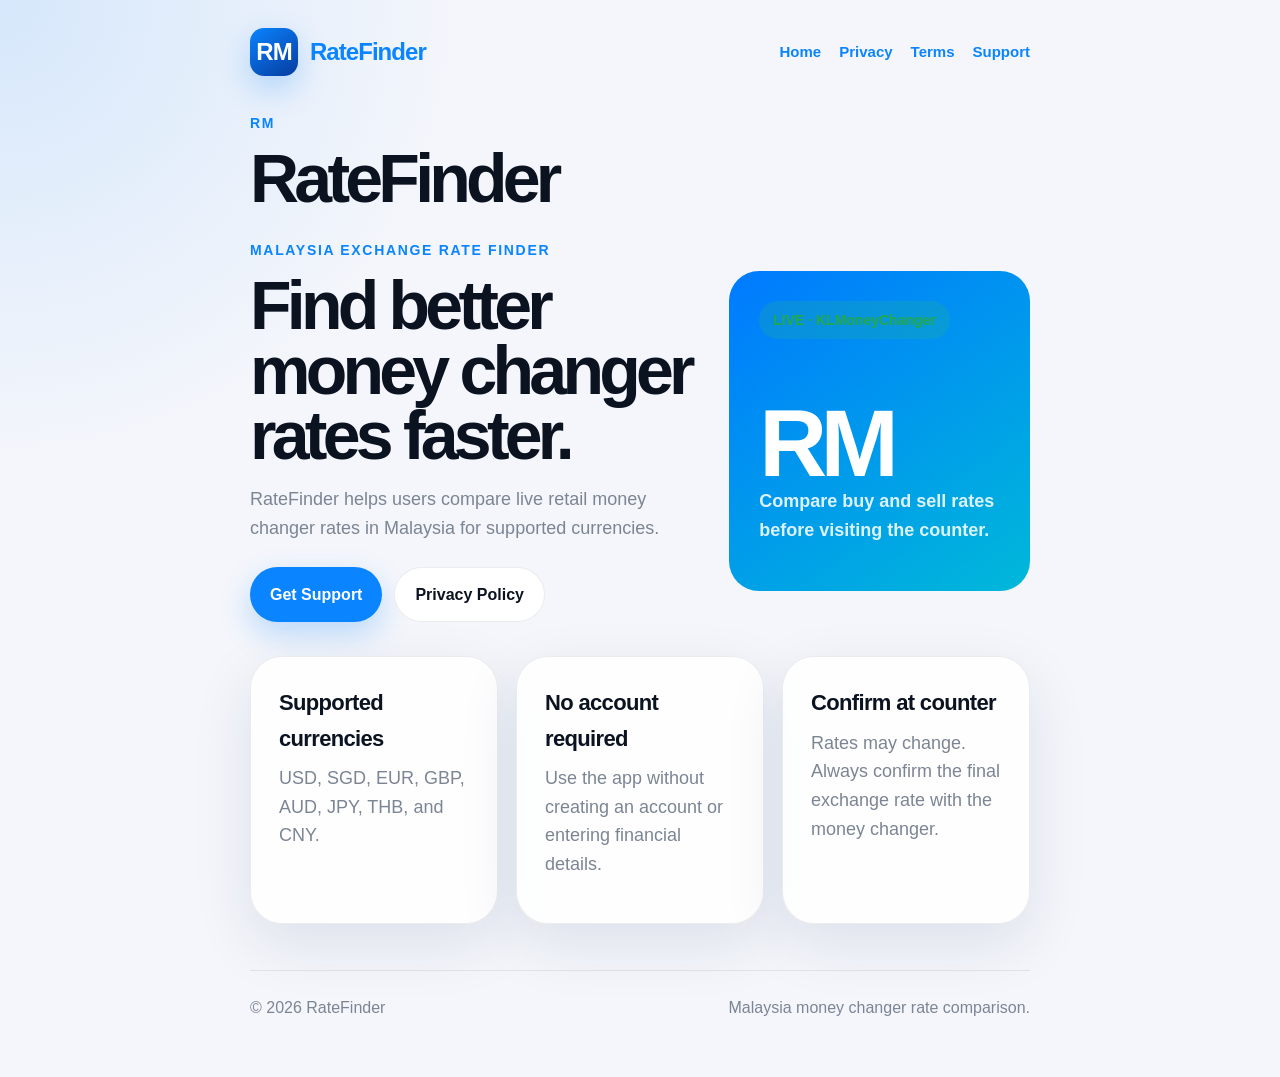
<file: index.html>
<!doctype html>
<html lang="en">
<head>
  <meta charset="utf-8">
  <meta name="viewport" content="width=device-width, initial-scale=1">
  <title>RateFinder | RateFinder</title>
  <meta name="description" content="RateFinder Malaysia money changer exchange rate comparison app.">
  <link rel="stylesheet" href="styles.css">
</head>
<body>
  <main class="container page">
    <nav class="nav">
      <a class="brand" href="index.html" aria-label="RateFinder Home">
        <span class="logo">RM</span>
        <span>RateFinder</span>
      </a>
      <div class="nav-links">
        <a href="index.html">Home</a>
        <a href="privacy.html">Privacy</a>
        <a href="terms.html">Terms</a>
        <a href="support.html">Support</a>
      </div>
    </nav>

    <section class="page-header">
      <div class="kicker">RM</div>
      <h1>RateFinder</h1>
    </section>

    
<section class="hero">
  <div>
    <div class="kicker">Malaysia exchange rate finder</div>
    <h1>Find better money changer rates faster.</h1>
    <p>RateFinder helps users compare live retail money changer rates in Malaysia for supported currencies.</p>
    <div class="cta-row">
      <a class="button" href="support.html">Get Support</a>
      <a class="button secondary" href="privacy.html">Privacy Policy</a>
    </div>
  </div>
  <div class="rate-display">
    <span class="badge">LIVE · KLMoneyChanger</span>
    <div>
      <div class="rate">RM</div>
      <p style="color:rgba(255,255,255,.86);font-weight:800">Compare buy and sell rates before visiting the counter.</p>
    </div>
  </div>
</section>

<section class="grid">
  <div class="card">
    <h3>Supported currencies</h3>
    <p>USD, SGD, EUR, GBP, AUD, JPY, THB, and CNY.</p>
  </div>
  <div class="card">
    <h3>No account required</h3>
    <p>Use the app without creating an account or entering financial details.</p>
  </div>
  <div class="card">
    <h3>Confirm at counter</h3>
    <p>Rates may change. Always confirm the final exchange rate with the money changer.</p>
  </div>
</section>


    <footer class="footer">
      <span>© 2026 RateFinder</span>
      <span>Malaysia money changer rate comparison.</span>
    </footer>
  </main>
</body>
</html>
</file>
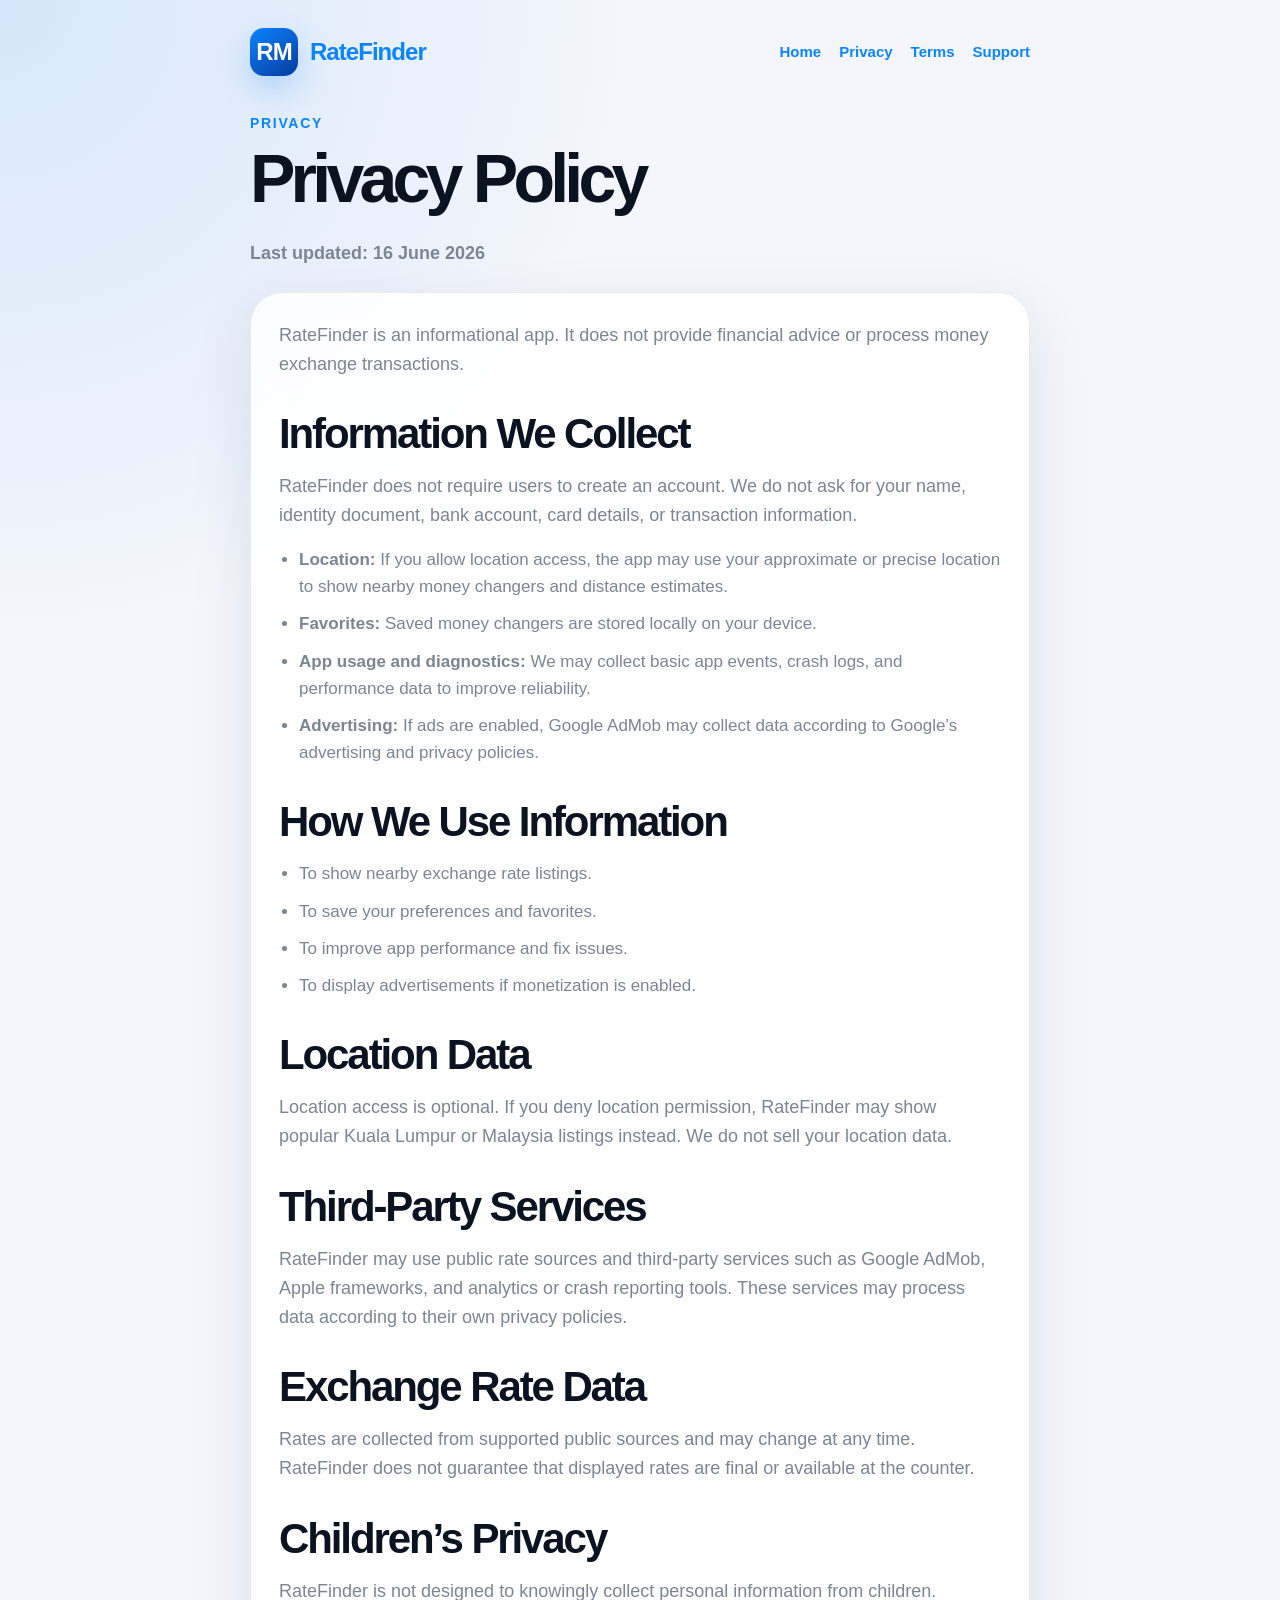
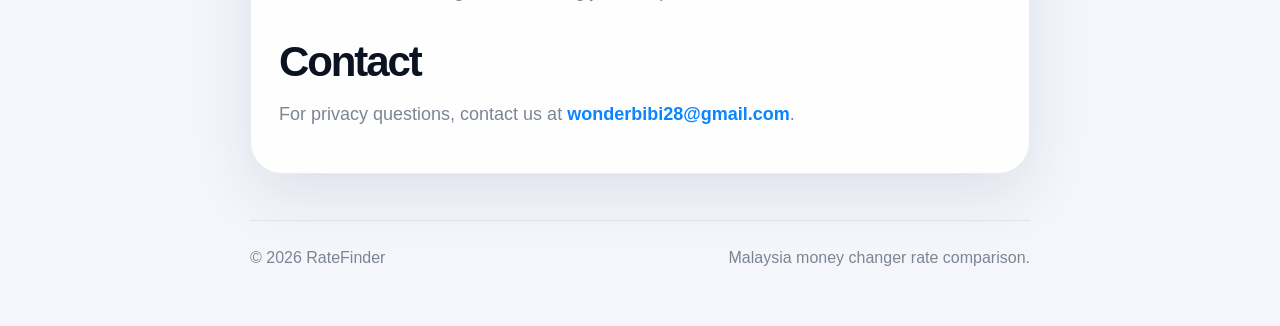
<file: privacy.html>
<!doctype html>
<html lang="en">
<head>
  <meta charset="utf-8">
  <meta name="viewport" content="width=device-width, initial-scale=1">
  <title>Privacy Policy | RateFinder</title>
  <meta name="description" content="RateFinder Malaysia money changer exchange rate comparison app.">
  <link rel="stylesheet" href="styles.css">
</head>
<body>
  <main class="container page">
    <nav class="nav">
      <a class="brand" href="index.html" aria-label="RateFinder Home">
        <span class="logo">RM</span>
        <span>RateFinder</span>
      </a>
      <div class="nav-links">
        <a href="index.html">Home</a>
        <a href="privacy.html">Privacy</a>
        <a href="terms.html">Terms</a>
        <a href="support.html">Support</a>
      </div>
    </nav>

    <section class="page-header">
      <div class="kicker">Privacy</div>
      <h1>Privacy Policy</h1>
    </section>

    
<p class="meta">Last updated: 16 June 2026</p>
<div class="card">
  <p>RateFinder is an informational app. It does not provide financial advice or process money exchange transactions.</p>

  <h2>Information We Collect</h2>
  <p>RateFinder does not require users to create an account. We do not ask for your name, identity document, bank account, card details, or transaction information.</p>
  <ul class="simple-list">
    <li><strong>Location:</strong> If you allow location access, the app may use your approximate or precise location to show nearby money changers and distance estimates.</li>
    <li><strong>Favorites:</strong> Saved money changers are stored locally on your device.</li>
    <li><strong>App usage and diagnostics:</strong> We may collect basic app events, crash logs, and performance data to improve reliability.</li>
    <li><strong>Advertising:</strong> If ads are enabled, Google AdMob may collect data according to Google’s advertising and privacy policies.</li>
  </ul>

  <h2>How We Use Information</h2>
  <ul class="simple-list">
    <li>To show nearby exchange rate listings.</li>
    <li>To save your preferences and favorites.</li>
    <li>To improve app performance and fix issues.</li>
    <li>To display advertisements if monetization is enabled.</li>
  </ul>

  <h2>Location Data</h2>
  <p>Location access is optional. If you deny location permission, RateFinder may show popular Kuala Lumpur or Malaysia listings instead. We do not sell your location data.</p>

  <h2>Third-Party Services</h2>
  <p>RateFinder may use public rate sources and third-party services such as Google AdMob, Apple frameworks, and analytics or crash reporting tools. These services may process data according to their own privacy policies.</p>

  <h2>Exchange Rate Data</h2>
  <p>Rates are collected from supported public sources and may change at any time. RateFinder does not guarantee that displayed rates are final or available at the counter.</p>

  <h2>Children’s Privacy</h2>
  <p>RateFinder is not designed to knowingly collect personal information from children.</p>

  <h2>Contact</h2>
  <p>For privacy questions, contact us at <a href="mailto:wonderbibi28@gmail.com">wonderbibi28@gmail.com</a>.</p>
</div>


    <footer class="footer">
      <span>© 2026 RateFinder</span>
      <span>Malaysia money changer rate comparison.</span>
    </footer>
  </main>
</body>
</html>
</file>
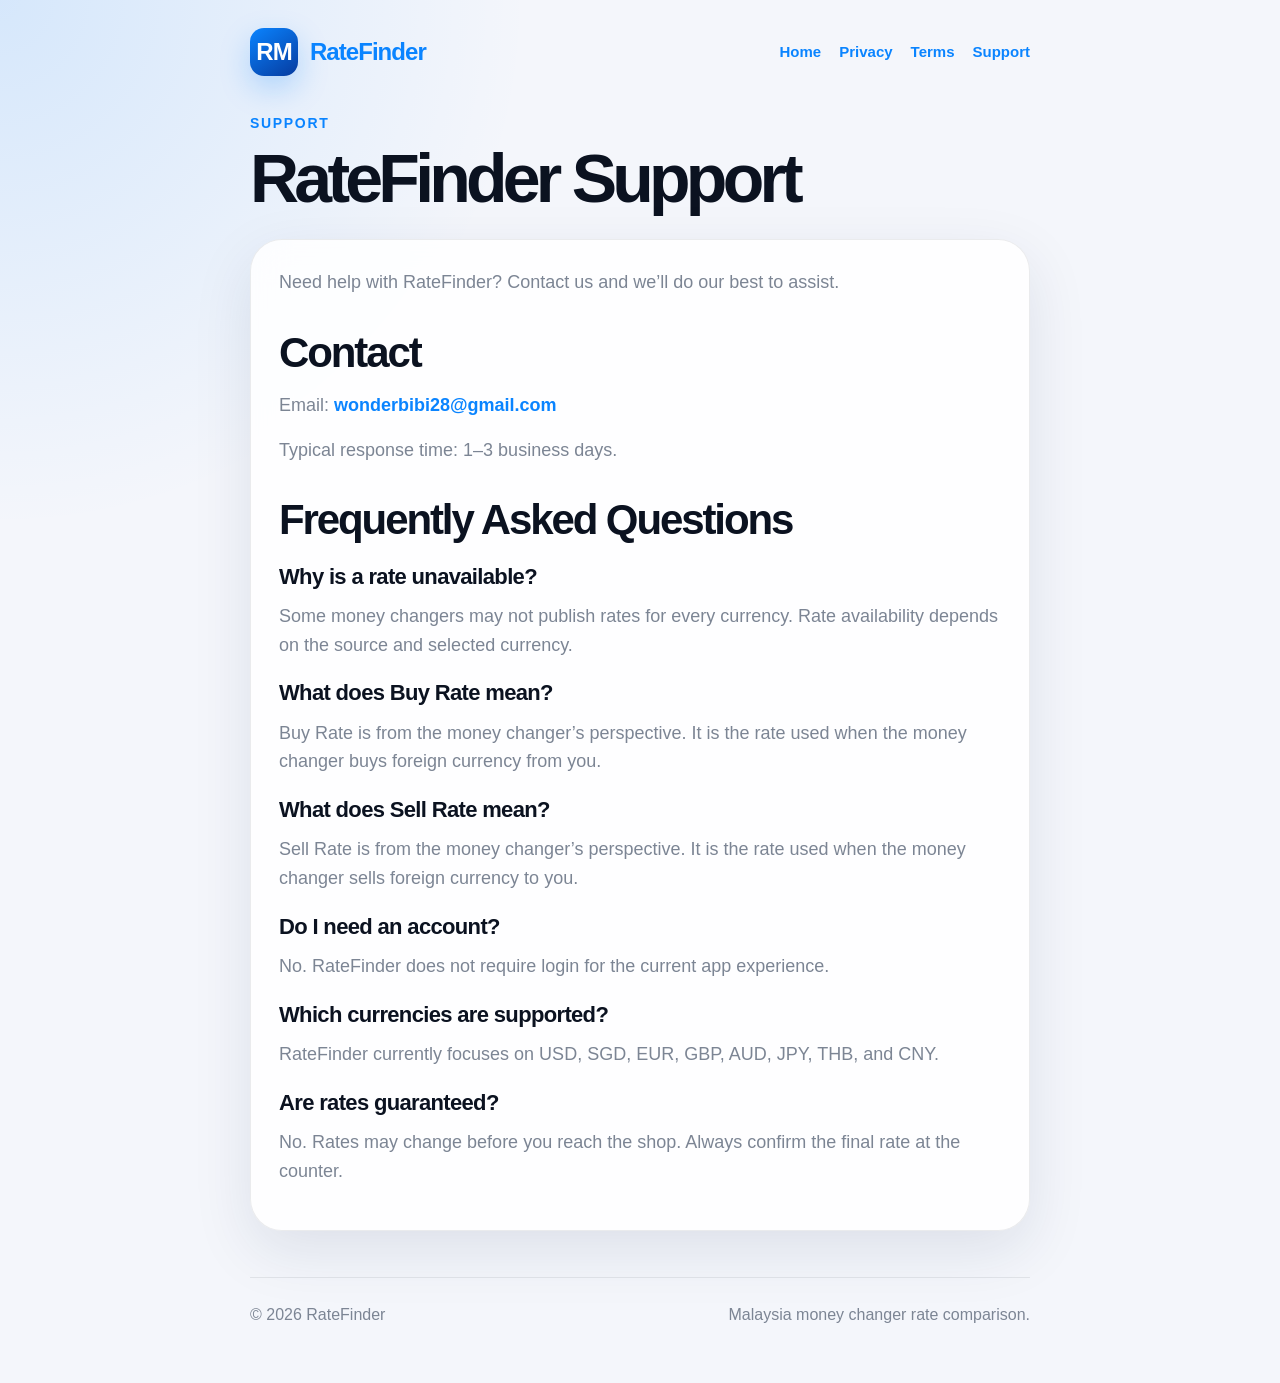
<file: support.html>
<!doctype html>
<html lang="en">
<head>
  <meta charset="utf-8">
  <meta name="viewport" content="width=device-width, initial-scale=1">
  <title>RateFinder Support | RateFinder</title>
  <meta name="description" content="RateFinder Malaysia money changer exchange rate comparison app.">
  <link rel="stylesheet" href="styles.css">
</head>
<body>
  <main class="container page">
    <nav class="nav">
      <a class="brand" href="index.html" aria-label="RateFinder Home">
        <span class="logo">RM</span>
        <span>RateFinder</span>
      </a>
      <div class="nav-links">
        <a href="index.html">Home</a>
        <a href="privacy.html">Privacy</a>
        <a href="terms.html">Terms</a>
        <a href="support.html">Support</a>
      </div>
    </nav>

    <section class="page-header">
      <div class="kicker">Support</div>
      <h1>RateFinder Support</h1>
    </section>

    
<div class="card">
  <p>Need help with RateFinder? Contact us and we’ll do our best to assist.</p>

  <h2>Contact</h2>
  <p>Email: <a href="mailto:wonderbibi28@gmail.com">wonderbibi28@gmail.com</a></p>
  <p>Typical response time: 1–3 business days.</p>

  <h2>Frequently Asked Questions</h2>

  <h3>Why is a rate unavailable?</h3>
  <p>Some money changers may not publish rates for every currency. Rate availability depends on the source and selected currency.</p>

  <h3>What does Buy Rate mean?</h3>
  <p>Buy Rate is from the money changer’s perspective. It is the rate used when the money changer buys foreign currency from you.</p>

  <h3>What does Sell Rate mean?</h3>
  <p>Sell Rate is from the money changer’s perspective. It is the rate used when the money changer sells foreign currency to you.</p>

  <h3>Do I need an account?</h3>
  <p>No. RateFinder does not require login for the current app experience.</p>

  <h3>Which currencies are supported?</h3>
  <p>RateFinder currently focuses on USD, SGD, EUR, GBP, AUD, JPY, THB, and CNY.</p>

  <h3>Are rates guaranteed?</h3>
  <p>No. Rates may change before you reach the shop. Always confirm the final rate at the counter.</p>
</div>


    <footer class="footer">
      <span>© 2026 RateFinder</span>
      <span>Malaysia money changer rate comparison.</span>
    </footer>
  </main>
</body>
</html>
</file>
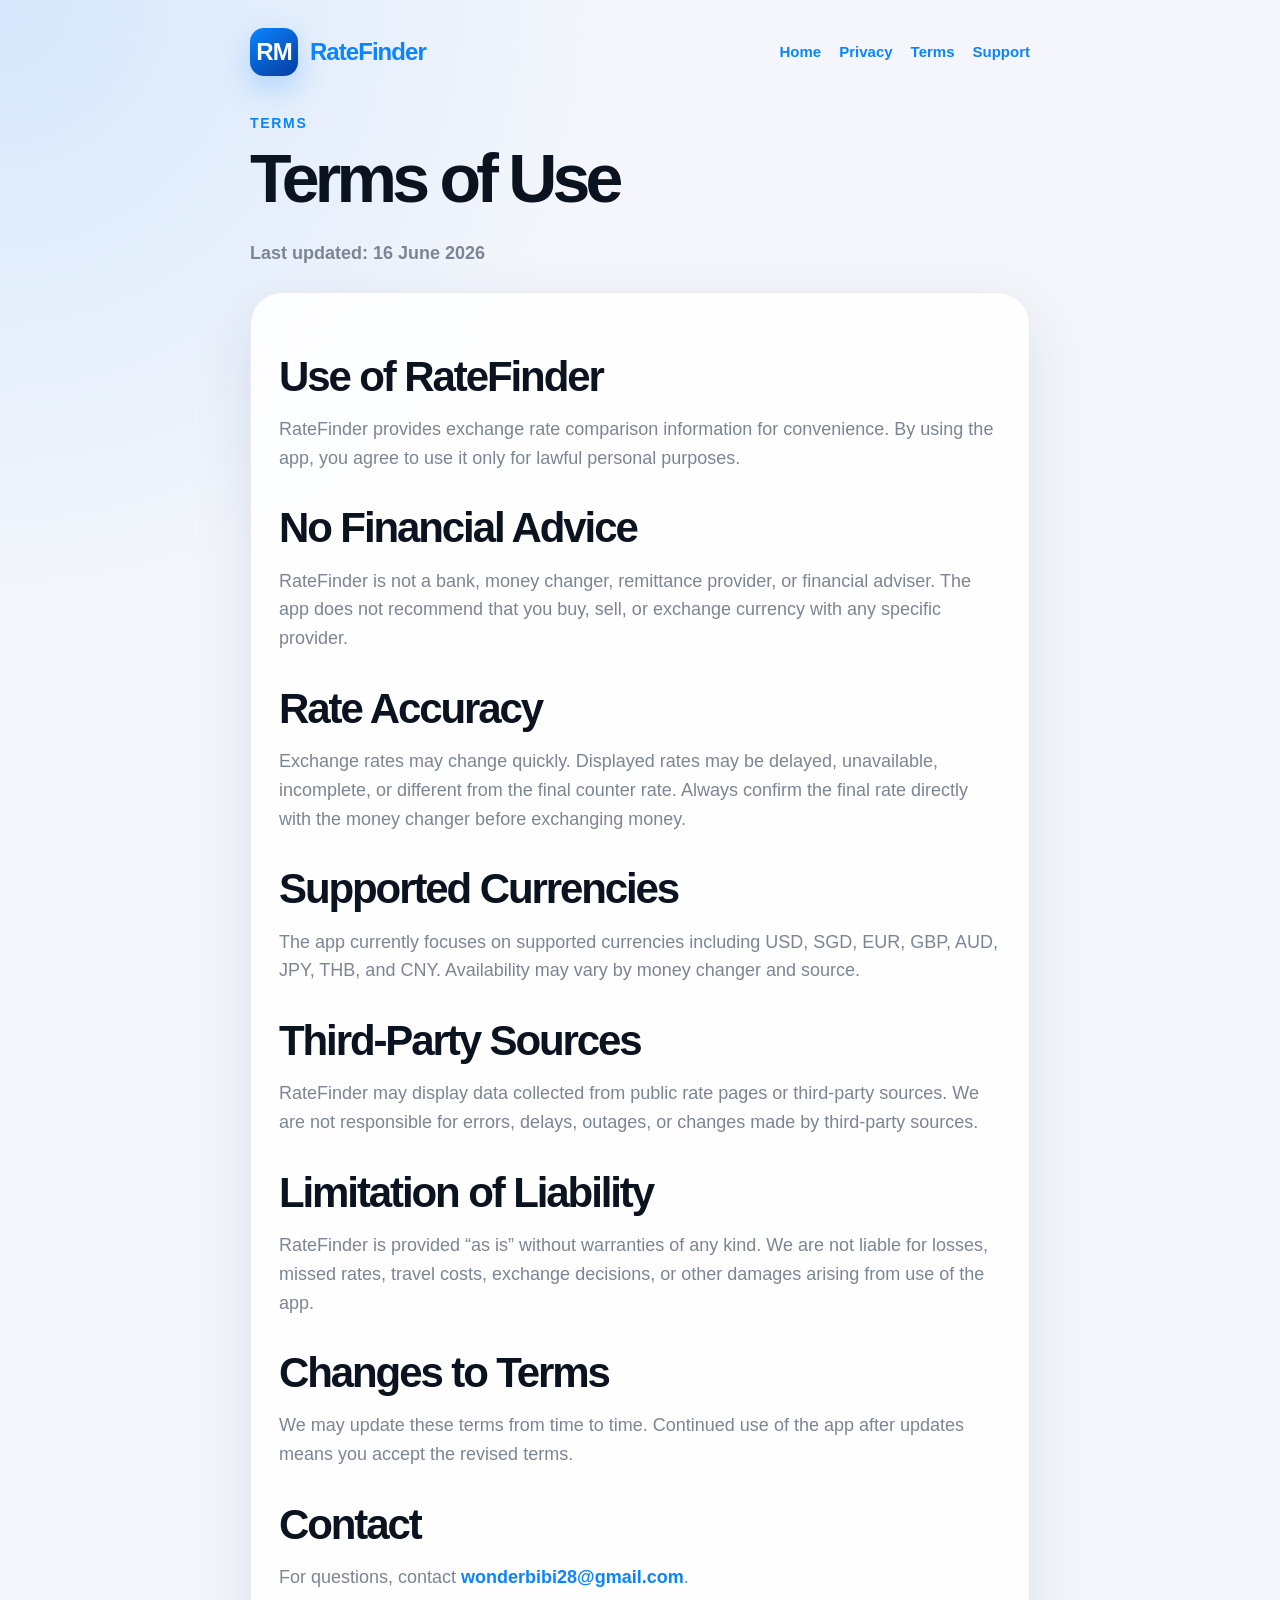
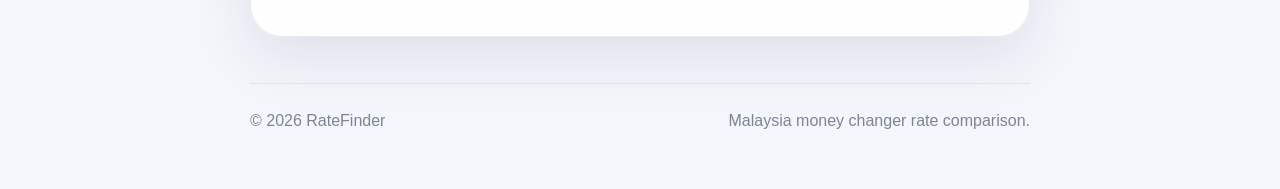
<file: terms.html>
<!doctype html>
<html lang="en">
<head>
  <meta charset="utf-8">
  <meta name="viewport" content="width=device-width, initial-scale=1">
  <title>Terms of Use | RateFinder</title>
  <meta name="description" content="RateFinder Malaysia money changer exchange rate comparison app.">
  <link rel="stylesheet" href="styles.css">
</head>
<body>
  <main class="container page">
    <nav class="nav">
      <a class="brand" href="index.html" aria-label="RateFinder Home">
        <span class="logo">RM</span>
        <span>RateFinder</span>
      </a>
      <div class="nav-links">
        <a href="index.html">Home</a>
        <a href="privacy.html">Privacy</a>
        <a href="terms.html">Terms</a>
        <a href="support.html">Support</a>
      </div>
    </nav>

    <section class="page-header">
      <div class="kicker">Terms</div>
      <h1>Terms of Use</h1>
    </section>

    
<p class="meta">Last updated: 16 June 2026</p>
<div class="card">
  <h2>Use of RateFinder</h2>
  <p>RateFinder provides exchange rate comparison information for convenience. By using the app, you agree to use it only for lawful personal purposes.</p>

  <h2>No Financial Advice</h2>
  <p>RateFinder is not a bank, money changer, remittance provider, or financial adviser. The app does not recommend that you buy, sell, or exchange currency with any specific provider.</p>

  <h2>Rate Accuracy</h2>
  <p>Exchange rates may change quickly. Displayed rates may be delayed, unavailable, incomplete, or different from the final counter rate. Always confirm the final rate directly with the money changer before exchanging money.</p>

  <h2>Supported Currencies</h2>
  <p>The app currently focuses on supported currencies including USD, SGD, EUR, GBP, AUD, JPY, THB, and CNY. Availability may vary by money changer and source.</p>

  <h2>Third-Party Sources</h2>
  <p>RateFinder may display data collected from public rate pages or third-party sources. We are not responsible for errors, delays, outages, or changes made by third-party sources.</p>

  <h2>Limitation of Liability</h2>
  <p>RateFinder is provided “as is” without warranties of any kind. We are not liable for losses, missed rates, travel costs, exchange decisions, or other damages arising from use of the app.</p>

  <h2>Changes to Terms</h2>
  <p>We may update these terms from time to time. Continued use of the app after updates means you accept the revised terms.</p>

  <h2>Contact</h2>
  <p>For questions, contact <a href="mailto:wonderbibi28@gmail.com">wonderbibi28@gmail.com</a>.</p>
</div>


    <footer class="footer">
      <span>© 2026 RateFinder</span>
      <span>Malaysia money changer rate comparison.</span>
    </footer>
  </main>
</body>
</html>
</file>
<file: styles.css>
:root {
  --bg: #f4f6fb;
  --card: #ffffff;
  --text: #0b1220;
  --muted: #7c8594;
  --blue: #0a84ff;
  --blue-dark: #063b9f;
  --green: #34c759;
  --gold: #ffcc00;
  --border: rgba(11,18,32,.08);
  --shadow: 0 20px 60px rgba(24, 39, 75, .10);
}
* { box-sizing: border-box; }
body {
  margin: 0;
  font-family: -apple-system, BlinkMacSystemFont, "SF Pro Display", "Segoe UI", sans-serif;
  background: radial-gradient(circle at top left, rgba(10,132,255,.13), transparent 28%), var(--bg);
  color: var(--text);
  line-height: 1.6;
}
a { color: var(--blue); text-decoration: none; font-weight: 700; }
.container { width: min(100%, 980px); margin: 0 auto; padding: 28px 20px 56px; }
.nav {
  display: flex; align-items: center; justify-content: space-between; gap: 16px; margin-bottom: 36px;
}
.brand { display: flex; align-items: center; gap: 12px; font-weight: 900; font-size: 24px; letter-spacing: -.04em; }
.logo {
  width: 48px; height: 48px; border-radius: 14px;
  background: linear-gradient(145deg, var(--blue), var(--blue-dark));
  color: #fff; display: grid; place-items: center; font-weight: 900;
  box-shadow: 0 12px 30px rgba(10,132,255,.25);
}
.nav-links { display: flex; gap: 18px; flex-wrap: wrap; justify-content: flex-end; font-size: 15px; }
.hero { display: grid; grid-template-columns: 1.2fr .8fr; gap: 28px; align-items: center; margin: 28px 0 34px; }
h1 { font-size: clamp(44px, 8vw, 82px); line-height: .95; letter-spacing: -.07em; margin: 0 0 18px; }
h2 { font-size: clamp(28px, 4vw, 42px); line-height: 1.05; letter-spacing: -.05em; margin: 0 0 16px; }
h3 { margin: 0 0 8px; font-size: 22px; letter-spacing: -.03em; }
p { margin: 0 0 16px; color: var(--muted); font-size: 18px; }
.hero-card, .card {
  background: rgba(255,255,255,.86); backdrop-filter: blur(18px); border: 1px solid var(--border);
  border-radius: 32px; padding: 28px; box-shadow: var(--shadow);
}
.rate-display {
  background: linear-gradient(145deg, #007aff, #00b8d9); color: #fff; border-radius: 30px; padding: 30px;
  min-height: 320px; display: flex; flex-direction: column; justify-content: space-between; overflow: hidden;
}
.badge { display: inline-flex; align-items: center; gap: 8px; width: fit-content; padding: 8px 14px; border-radius: 999px; background: rgba(52,199,89,.16); color: #22a948; font-weight: 800; font-size: 14px; }
.rate { font-size: clamp(56px, 9vw, 94px); line-height: .9; font-weight: 900; letter-spacing: -.07em; }
.cta-row { display: flex; gap: 12px; flex-wrap: wrap; margin-top: 24px; }
.button { display: inline-flex; align-items: center; justify-content: center; padding: 14px 20px; border-radius: 999px; background: var(--blue); color: #fff; font-weight: 800; box-shadow: 0 12px 30px rgba(10,132,255,.25); }
.button.secondary { background: #fff; color: var(--text); border: 1px solid var(--border); box-shadow: none; }
.grid { display: grid; grid-template-columns: repeat(3, 1fr); gap: 18px; margin-top: 22px; }
.card ul { margin: 12px 0 0; padding-left: 20px; color: var(--muted); font-size: 17px; }
.notice { padding: 18px 20px; border-radius: 22px; background: #fff7db; color: #7a5a00; border: 1px solid rgba(255,204,0,.25); margin: 18px 0; }
.footer { margin-top: 46px; padding-top: 24px; border-top: 1px solid var(--border); color: var(--muted); display: flex; justify-content: space-between; gap: 14px; flex-wrap: wrap; }
.page { max-width: 820px; }
.page h1 { font-size: clamp(40px, 7vw, 68px); }
.page h2 { margin-top: 34px; }
.page li { color: var(--muted); margin-bottom: 8px; font-size: 17px; }
.kicker { color: var(--blue); font-weight: 900; text-transform: uppercase; letter-spacing: .12em; font-size: 14px; margin-bottom: 12px; }
@media (max-width: 760px) {
  .hero { grid-template-columns: 1fr; }
  .grid { grid-template-columns: 1fr; }
  .nav { align-items: flex-start; flex-direction: column; }
  .nav-links { justify-content: flex-start; }
}

/* Polished legal/support page layout */
.page-header {
  margin: 22px 0 28px;
}
.meta {
  color: var(--muted);
  font-weight: 700;
  margin-bottom: 24px;
}
.simple-list {
  padding-left: 22px;
}
.simple-list li {
  margin-bottom: 10px;
}
</file>
